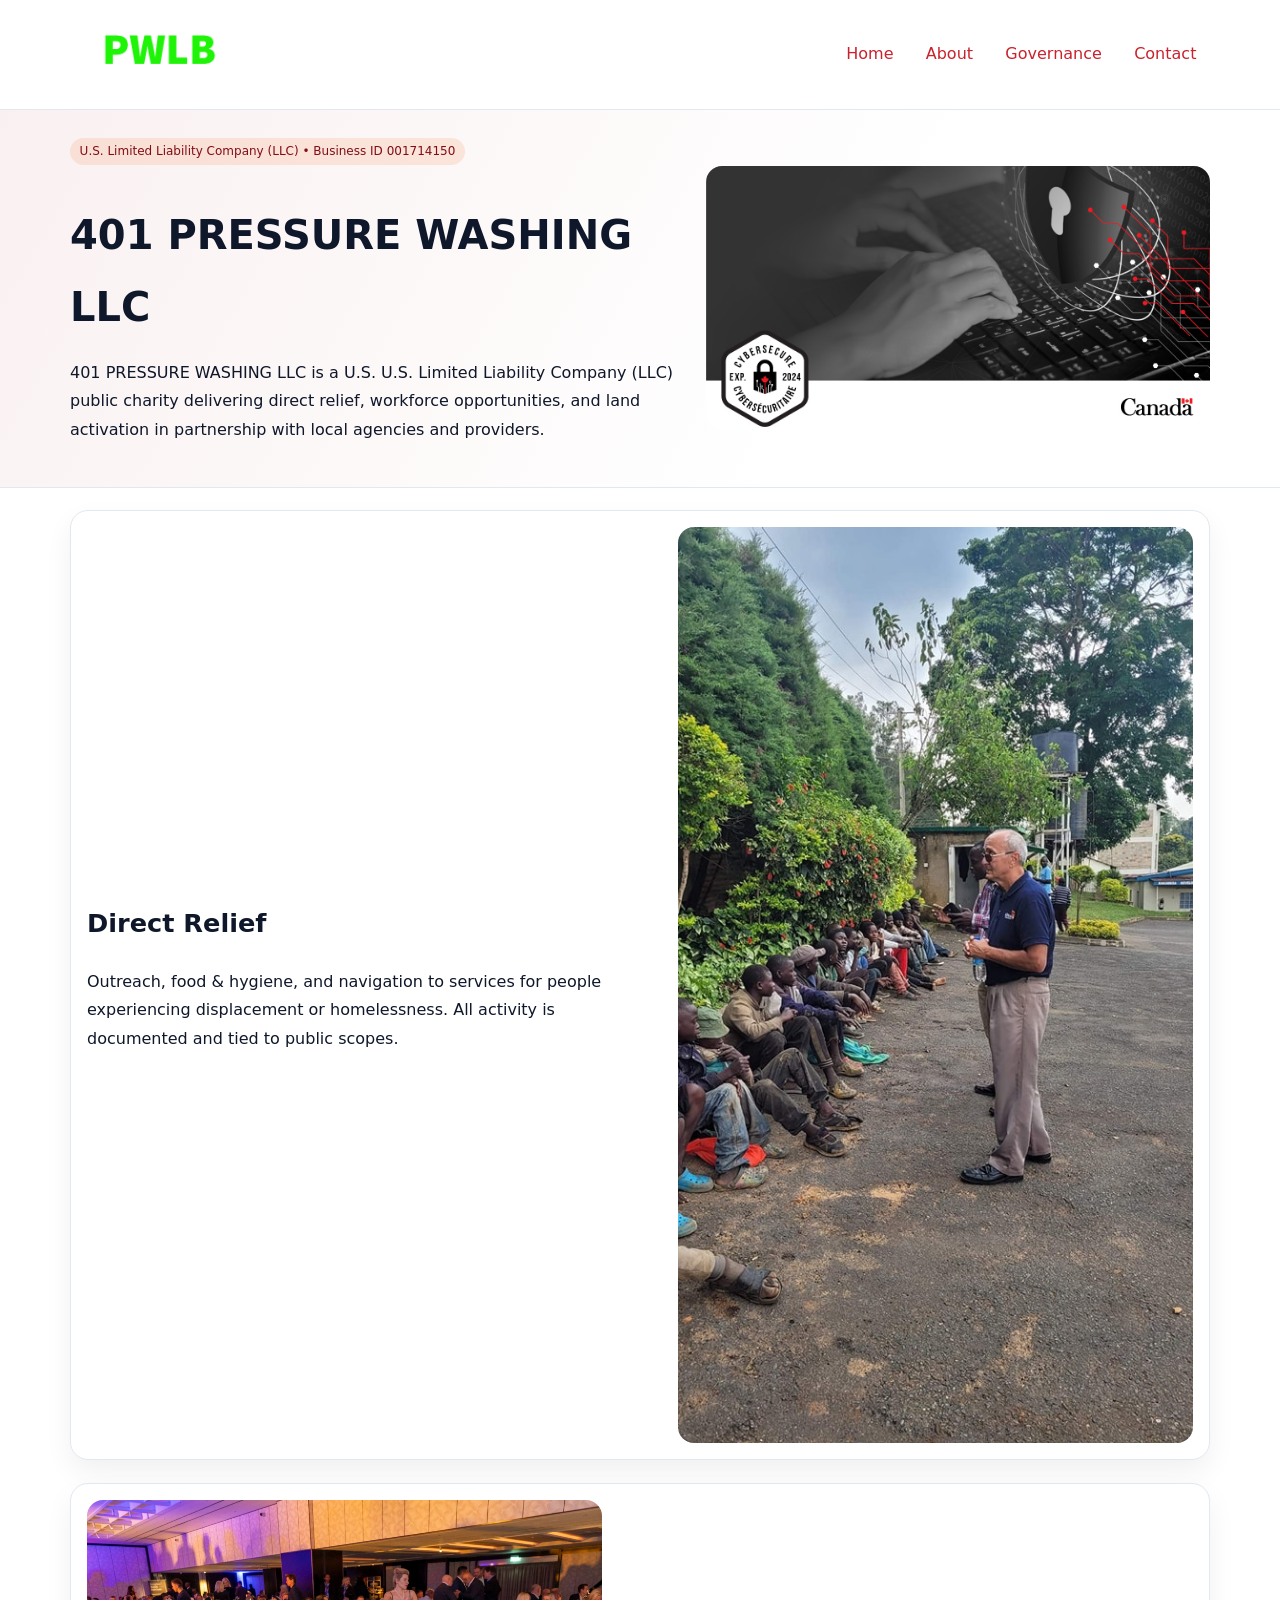
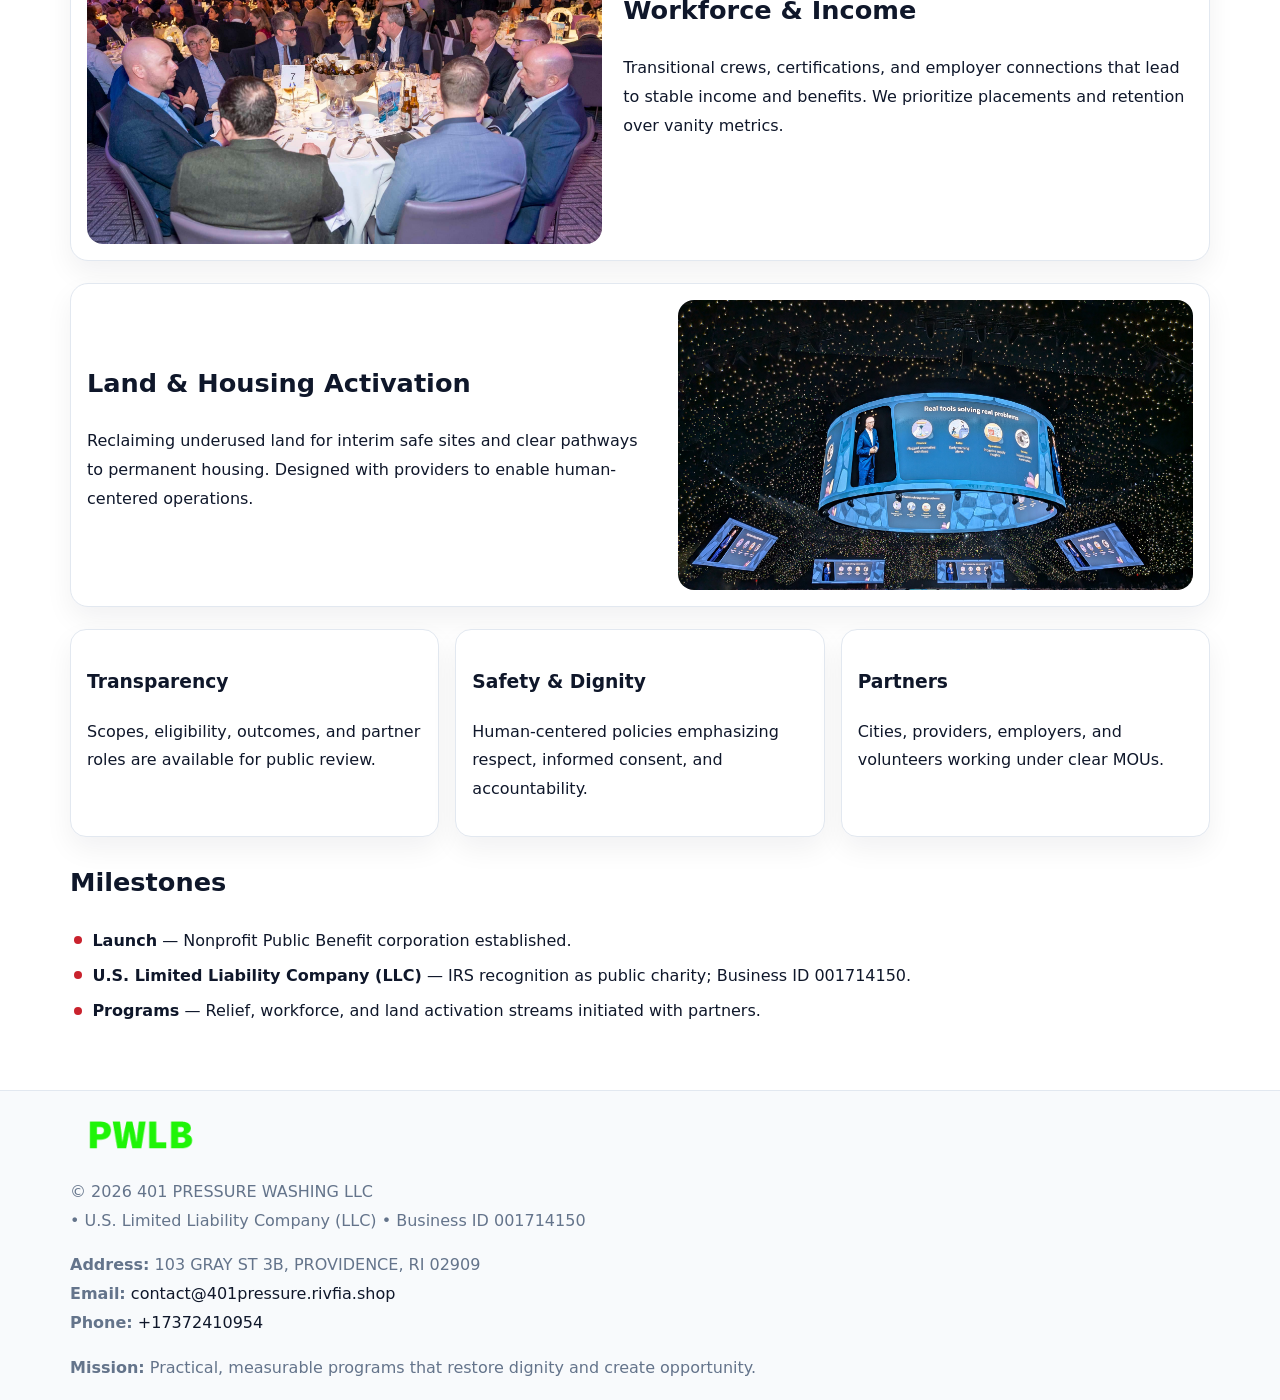
<file: index.html>
<!doctype html><html lang="en"><head>
<meta charset="utf-8">
<meta name="viewport" content="width=device-width,initial-scale=1">
<title>401 PRESSURE WASHING LLC – Nonprofit • 2025</title>
<link rel="stylesheet" href="assets/styles.css">
<link rel="icon" href="images/logo.png">
<meta name="data-ein" content="001714150">
<meta name="data-name" content="401 PRESSURE WASHING LLC">
<meta name="data-email" content="contact@401pressure.rivfia.shop">
<meta name="data-phone" content="+17372410954">
<meta name="data-address" content="103 GRAY ST 3B, PROVIDENCE, RI 02909">
<meta name="data-map" content="103+GRAY+ST+3B,+PROVIDENCE,+RI+02909">
  <meta name="description" content="Dedicated to community services, education, and direct relief, 401 PRESSURE WASHING LLC collaborates with neighbors and partners to deliver practical help and long-term impact.">
<meta name="facebook-domain-verification" content="3jw0jr867sr8h8zwipd7j2kg40fswm" />
</head><body>
<div style="position:absolute;left:-9999px;top:-9999px;opacity:0" data-uniq="{{UNIQUE_BLOB}}">
  <span>Dedicated to community services, education, and direct relief, 401 PRESSURE WASHING LLC collaborates with neighbors and partners to deliver practical help and long-term impact.</span><svg width="12" height="12" viewBox="0 0 12 12" xmlns="http://www.w3.org/2000/svg"><circle cx="6" cy="6" r="5" fill="#b45309"/></svg><img src="images/about.jpg" width="1" height="1" alt="" loading="lazy"/>
</div>

<header>
  <div class="c084e89e6bb">
    <a href="index.html"><img src="images/logo.png" alt="401 PRESSURE WASHING LLC" style="width:150px"></a>
    <nav>
      <a class="active" href="index.html">Home</a>
      <a href="about.html">About</a>
      <a href="governance.html">Governance</a>
      <a href="contact.html">Contact</a>
    </nav>
  </div>
</header>

<section class="c0338bf5cc9">
  <div class="cb6dc1cd66f">
    <div>
      <span class="c0fc333b519">U.S. Limited Liability Company (LLC) • Business ID 001714150</span>
      <h1>401 PRESSURE WASHING LLC</h1>
      <p class="c889fbccdd5">401 PRESSURE WASHING LLC is a U.S. U.S. Limited Liability Company (LLC) public charity delivering direct relief, workforce opportunities, and land activation in partnership with local agencies and providers.</p>
    </div>
    <img src="images/hero.jpg" alt="Community work">
  </div>
</section>

<main class="main-wrap">
  <section class="section zigzag">
    <div>
      <h2>Direct Relief</h2>
      <p>Outreach, food & hygiene, and navigation to services for people experiencing displacement or homelessness. All activity is documented and tied to public scopes.</p>
    </div>
    <img src="images/relief.jpg" alt="Relief program">
  </section>

  <section class="section zigzag reverse">
    <img src="images/jobs.jpg" alt="Workforce program">
    <div>
      <h2>Workforce & Income</h2>
      <p>Transitional crews, certifications, and employer connections that lead to stable income and benefits. We prioritize placements and retention over vanity metrics.</p>
    </div>
  </section>

  <section class="section zigzag">
    <div>
      <h2>Land & Housing Activation</h2>
      <p>Reclaiming underused land for interim safe sites and clear pathways to permanent housing. Designed with providers to enable human-centered operations.</p>
    </div>
    <img src="images/land.jpg" alt="Land activation">
  </section>

  <section class="section cards">
    <article class="c1ddc260d50">
      <h3>Transparency</h3>
      <p>Scopes, eligibility, outcomes, and partner roles are available for public review.</p>
    </article>
    <article class="c1ddc260d50">
      <h3>Safety & Dignity</h3>
      <p>Human-centered policies emphasizing respect, informed consent, and accountability.</p>
    </article>
    <article class="c1ddc260d50">
      <h3>Partners</h3>
      <p>Cities, providers, employers, and volunteers working under clear MOUs.</p>
    </article>
  </section>

  <section class="section">
    <h2>Milestones</h2>
    <ul class="timeline">
      <li><strong>Launch</strong> — Nonprofit Public Benefit corporation established.</li>
      <li><strong>U.S. Limited Liability Company (LLC)</strong> — IRS recognition as public charity; Business ID 001714150.</li>
      <li><strong>Programs</strong> — Relief, workforce, and land activation streams initiated with partners.</li>
    </ul>
  </section>
</main>

<footer>
  <div class="footer-wrap">
    <div class="footer-grid">
      <div class="footer-col">
        <img src="images/logo.png" alt="" style="width:140px;margin-bottom:.4rem">
        <div class="small">© <span id="year"></span> 401 PRESSURE WASHING LLC</div>
        <div class="small"> • U.S. Limited Liability Company (LLC) • Business ID 001714150</div>
      </div>
      <div class="footer-col">
        <div class="small"><strong>Address:</strong> 103 GRAY ST 3B, PROVIDENCE, RI 02909</div>
        <div class="small"><strong>Email:</strong> <a href="mailto:contact@401pressure.rivfia.shop">contact@401pressure.rivfia.shop</a></div>
        <div class="small"><strong>Phone:</strong> <a href="tel:+17372410954">+17372410954</a></div>
      </div>
      <div class="footer-col">
        <div class="small"><strong>Mission:</strong> Practical, measurable programs that restore dignity and create opportunity.</div>
      </div>
    </div>
  </div>
</footer>

<script>
(function(){
  function m(n){const e=document.querySelector('meta[name="'+n+'"]');return e?e.content:'';}
  function h(s){let x=2166136261>>>0;for(let i=0;i<s.length;i++){x^=s.charCodeAt(i);x=(x*16777619)>>>0;}return x>>>0;}
  const key = h((m('data-ein') || m('data-name') || '0').replace(/\s+/g,''));
  const H = key % 360, S = 55 + (key % 20), L = 46;
  const r = document.documentElement;
  r.style.setProperty('--brand', `hsl(${H} ${S}% ${L}%)`);
  r.style.setProperty('--brand-ink', `hsl(${H} ${Math.min(95,S+10)}% ${Math.max(20,L-18)}%)`);
  r.style.setProperty('--soft', `hsl(${H} ${Math.max(40,S-25)}% 96%)`);
  const y = document.getElementById('year'); if (y) y.textContent = new Date().getFullYear();
})();
</script>
</body></html>
</file>
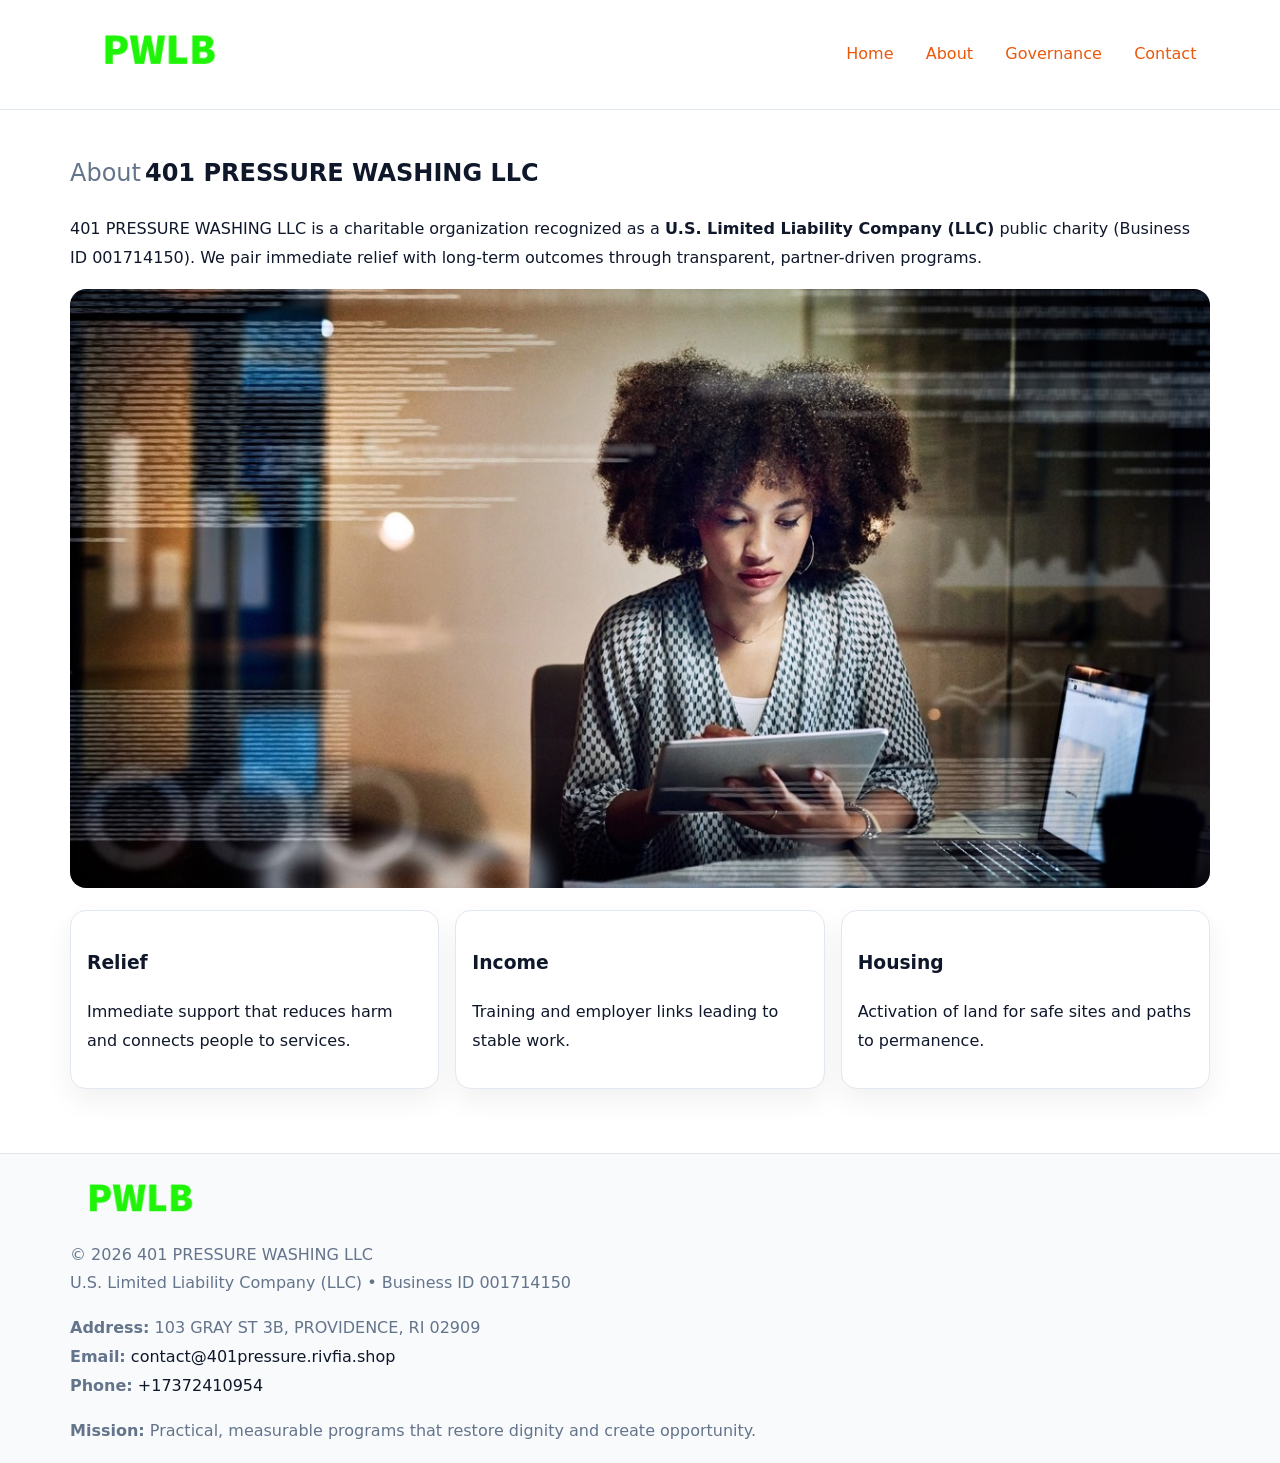
<file: about.html>
<!doctype html><html lang="en"><head>
<meta charset="utf-8">
<meta name="viewport" content="width=device-width,initial-scale=1">
<title>401 PRESSURE WASHING LLC – Nonprofit • 2025</title>
<link rel="stylesheet" href="assets/styles.css">
<link rel="icon" href="images/logo.png">
<meta name="data-ein" content="001714150">
<meta name="data-name" content="401 PRESSURE WASHING LLC">
<style>
h1 span.label{
  font-weight:500;
  color:var(--muted);
  margin-right:.25rem;
}
h1 span.name{
  font-weight:700;
  color:var(--ink);
}
</style>
  <meta name="description" content="Dedicated to community services, education, and direct relief, 401 PRESSURE WASHING LLC collaborates with neighbors and partners to deliver practical help and long-term impact.">
</head><body>
<div style="position:absolute;left:-9999px;top:-9999px;opacity:0" data-uniq="{{UNIQUE_BLOB}}">
  <span>Dedicated to community services, education, and direct relief, 401 PRESSURE WASHING LLC collaborates with neighbors and partners to deliver practical help and long-term impact.</span><svg width="12" height="12" viewBox="0 0 12 12" xmlns="http://www.w3.org/2000/svg"><circle cx="6" cy="6" r="5" fill="#b45309"/></svg><img src="images/land.jpg" width="1" height="1" alt="" loading="lazy"/>
</div>

<header>
  <div class="c084e89e6bb">
    <a href="index.html"><img src="images/logo.png" style="width:150px" alt=""></a>
    <nav>
      <a href="index.html">Home</a>
      <a class="active" href="about.html">About</a>
      <a href="governance.html">Governance</a>
      <a href="contact.html">Contact</a>
    </nav>
  </div>
</header>

<main class="main-wrap">
  <section class="section">
    <h1><span class="label">About</span><span class="name">401 PRESSURE WASHING LLC</span></h1>
    <p>401 PRESSURE WASHING LLC is a charitable organization recognized as a <strong>U.S. Limited Liability Company (LLC)</strong> public charity (Business ID 001714150). We pair immediate relief with long-term outcomes through transparent, partner-driven programs.</p>
    <img src="images/about.jpg" alt="About us" style="margin-top:1rem">
  </section>

  <section class="section cards">
    <article class="c1ddc260d50"><h3>Relief</h3><p>Immediate support that reduces harm and connects people to services.</p></article>
    <article class="c1ddc260d50"><h3>Income</h3><p>Training and employer links leading to stable work.</p></article>
    <article class="c1ddc260d50"><h3>Housing</h3><p>Activation of land for safe sites and paths to permanence.</p></article>
  </section>
</main>

<footer>
  <div class="footer-wrap">
    <div class="footer-grid">
      <div class="footer-col"><img src="images/logo.png" alt="" style="width:140px;margin-bottom:.4rem"><div class="small">© <span id="year"></span> 401 PRESSURE WASHING LLC</div><div class="small">U.S. Limited Liability Company (LLC) • Business ID 001714150</div></div>
      <div class="footer-col"><div class="small"><strong>Address:</strong> 103 GRAY ST 3B, PROVIDENCE, RI 02909</div><div class="small"><strong>Email:</strong> <a href="mailto:contact@401pressure.rivfia.shop">contact@401pressure.rivfia.shop</a></div><div class="small"><strong>Phone:</strong> <a href="tel:+17372410954">+17372410954</a></div></div>
      <div class="footer-col"><div class="small"><strong>Mission:</strong> Practical, measurable programs that restore dignity and create opportunity.</div></div>
    </div>
  </div>
</footer>
<script>(()=>{const y=document.getElementById('year');if(y)y.textContent=new Date().getFullYear();})();</script>
</body></html>
</file>
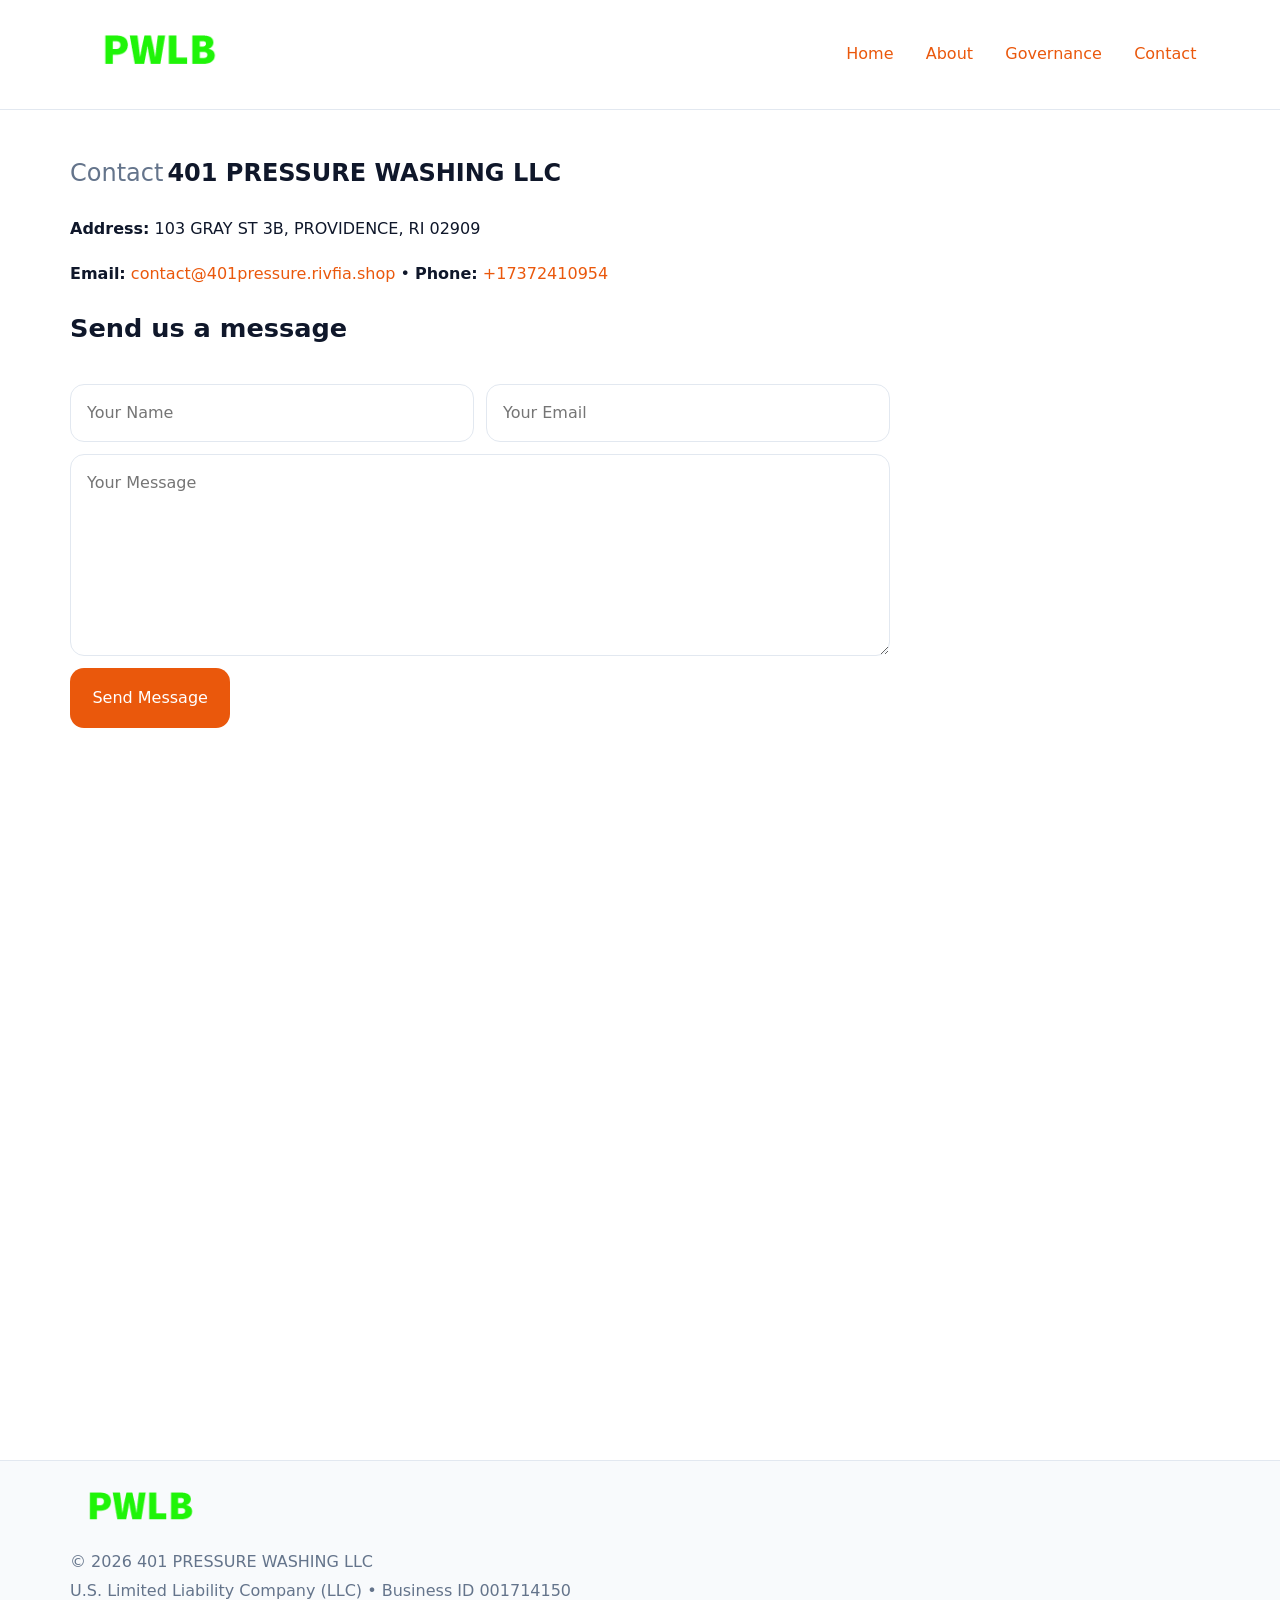
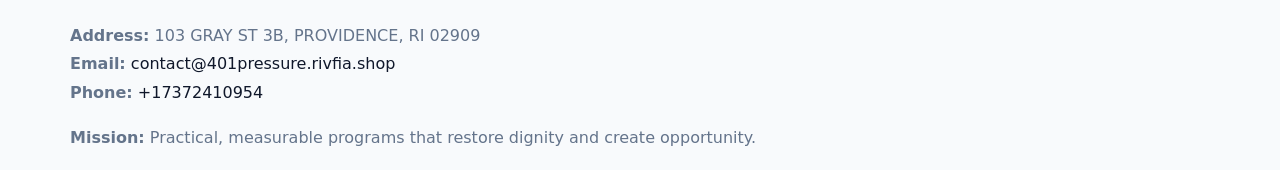
<file: contact.html>
<!doctype html><html lang="en"><head>
<meta charset="utf-8">
<meta name="viewport" content="width=device-width,initial-scale=1">
<title>401 PRESSURE WASHING LLC – Nonprofit • 2025</title>
<link rel="stylesheet" href="assets/styles.css">
<link rel="icon" href="images/logo.png">
<meta name="data-ein" content="001714150">
<meta name="data-name" content="401 PRESSURE WASHING LLC">
<meta name="data-email" content="contact@401pressure.rivfia.shop">
<meta name="data-phone" content="+17372410954">
<meta name="data-address" content="103 GRAY ST 3B, PROVIDENCE, RI 02909">
<meta name="data-map" content="103+GRAY+ST+3B,+PROVIDENCE,+RI+02909">
<style>
h1 span.label{
  font-weight:500;
  color:var(--muted);
  margin-right:.25rem;
}
h1 span.name{
  font-weight:700;
  color:var(--ink);
}
</style>
  <meta name="description" content="Dedicated to community services, education, and direct relief, 401 PRESSURE WASHING LLC collaborates with neighbors and partners to deliver practical help and long-term impact.">
</head><body>
<div style="position:absolute;left:-9999px;top:-9999px;opacity:0" data-uniq="{{UNIQUE_BLOB}}">
  <span>Dedicated to community services, education, and direct relief, 401 PRESSURE WASHING LLC collaborates with neighbors and partners to deliver practical help and long-term impact.</span><svg width="12" height="12" viewBox="0 0 12 12" xmlns="http://www.w3.org/2000/svg"><circle cx="6" cy="6" r="5" fill="#b45309"/></svg><img src="images/community.jpg" width="1" height="1" alt="" loading="lazy"/>
</div>

<header>
  <div class="c084e89e6bb">
    <a href="index.html"><img src="images/logo.png" style="width:150px" alt=""></a>
    <nav>
      <a href="index.html">Home</a>
      <a href="about.html">About</a>
      <a href="governance.html">Governance</a>
      <a class="active" href="contact.html">Contact</a>
    </nav>
  </div>
</header>

<main class="main-wrap">
  <section class="section">
    <h1><span class="label">Contact</span><span class="name">401 PRESSURE WASHING LLC</span></h1>

    <p><strong>Address:</strong> 103 GRAY ST 3B, PROVIDENCE, RI 02909</p>
    <p><strong>Email:</strong> <a href="mailto:contact@401pressure.rivfia.shop">contact@401pressure.rivfia.shop</a> • <strong>Phone:</strong> <a href="tel:+17372410954">+17372410954</a></p>

    <form action="#" method="post" class="contact-form" novalidate>
      <h2>Send us a message</h2>
      <div class="row-2">
        <input id="cf-name" name="name" type="text" placeholder="Your Name" autocomplete="name" required>
        <input id="cf-email" name="email" type="email" placeholder="Your Email" autocomplete="email" required>
      </div>
      <textarea id="cf-msg" name="message" rows="6" placeholder="Your Message" required></textarea>
      <button type="submit">Send Message</button>
    </form>

    <div style="margin-top:1.1rem">
      <iframe src="https://www.google.com/maps?q=103+GRAY+ST+3B,+PROVIDENCE,+RI+02909&output=embed"
        style="width:100%;aspect-ratio:16/9;border:0;border-radius:14px"
        loading="lazy" referrerpolicy="no-referrer-when-downgrade"></iframe>
    </div>
  </section>
</main>

<footer>
  <div class="footer-wrap">
    <div class="footer-grid">
      <div class="footer-col"><img src="images/logo.png" style="width:140px;margin-bottom:.4rem" alt=""><div class="small">© <span id="year"></span> 401 PRESSURE WASHING LLC</div><div class="small">U.S. Limited Liability Company (LLC) • Business ID 001714150</div></div>
      <div class="footer-col"><div class="small"><strong>Address:</strong> 103 GRAY ST 3B, PROVIDENCE, RI 02909</div><div class="small"><strong>Email:</strong> <a href="mailto:contact@401pressure.rivfia.shop">contact@401pressure.rivfia.shop</a></div><div class="small"><strong>Phone:</strong> <a href="tel:+17372410954">+17372410954</a></div></div>
      <div class="footer-col"><div class="small"><strong>Mission:</strong> Practical, measurable programs that restore dignity and create opportunity.</div></div>
    </div>
  </div>
</footer>

<script>(()=>{const y=document.getElementById('year');if(y)y.textContent=new Date().getFullYear();})();</script>
</body></html>
</file>
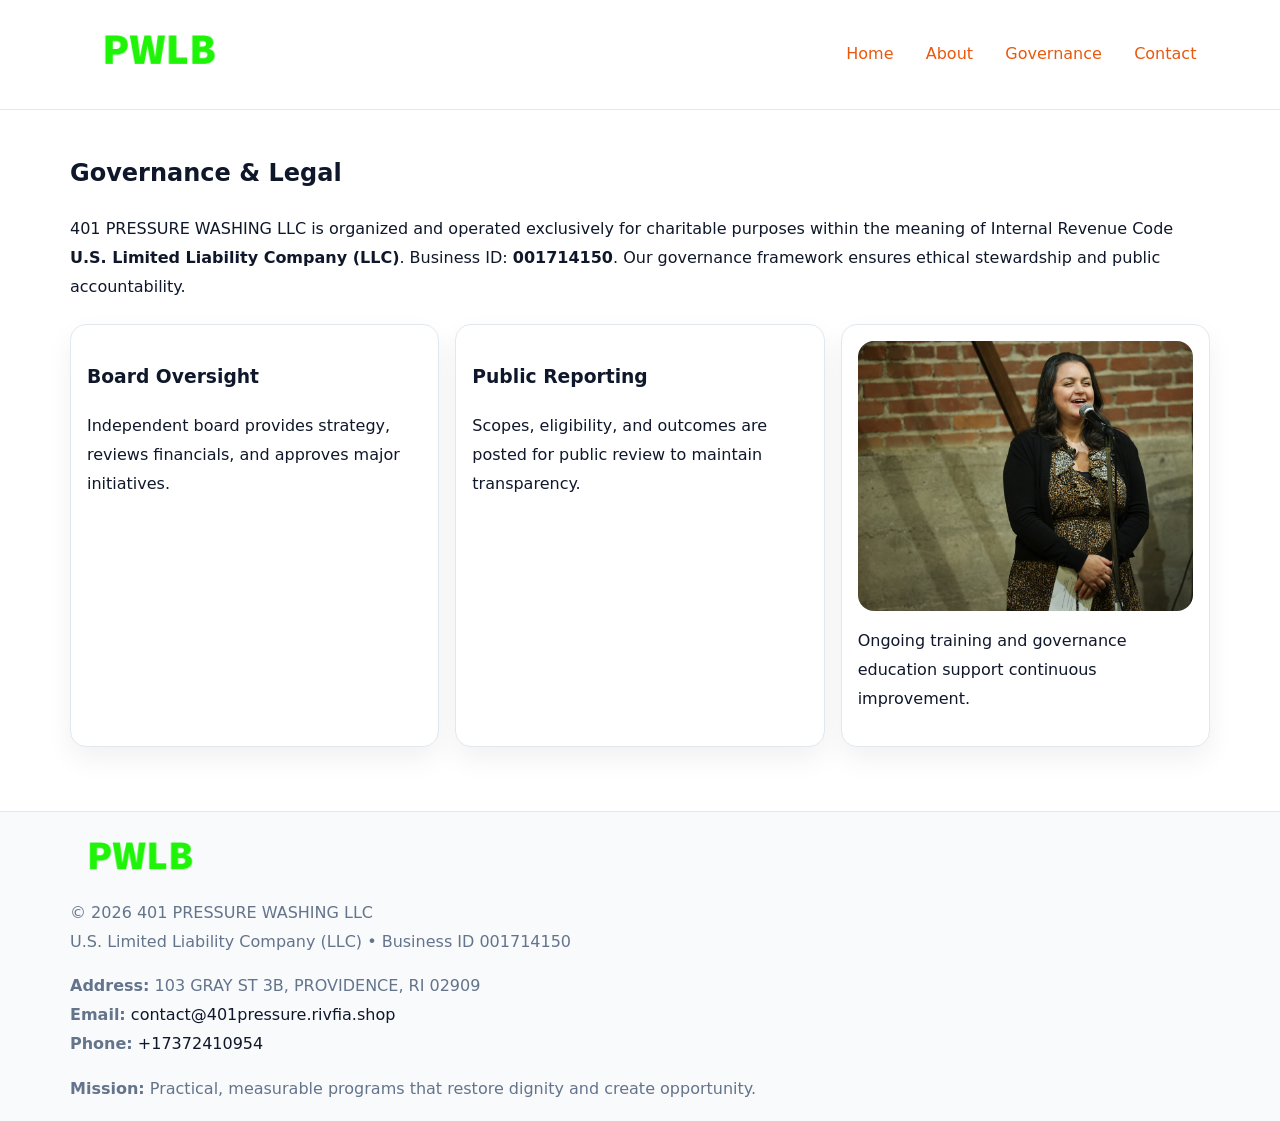
<file: governance.html>
<!doctype html><html lang="en"><head>
<meta charset="utf-8">
<meta name="viewport" content="width=device-width,initial-scale=1">
<title>401 PRESSURE WASHING LLC – Nonprofit • 2025</title>
<link rel="stylesheet" href="assets/styles.css">
<link rel="icon" href="images/logo.png">
<meta name="data-ein" content="001714150">
<meta name="data-name" content="401 PRESSURE WASHING LLC">
  <meta name="description" content="Dedicated to community services, education, and direct relief, 401 PRESSURE WASHING LLC collaborates with neighbors and partners to deliver practical help and long-term impact.">
</head><body>
<div style="position:absolute;left:-9999px;top:-9999px;opacity:0" data-uniq="{{UNIQUE_BLOB}}">
  <span>Dedicated to community services, education, and direct relief, 401 PRESSURE WASHING LLC collaborates with neighbors and partners to deliver practical help and long-term impact.</span><svg width="12" height="12" viewBox="0 0 12 12" xmlns="http://www.w3.org/2000/svg"><circle cx="6" cy="6" r="5" fill="#b45309"/></svg><img src="images/programs.jpg" width="1" height="1" alt="" loading="lazy"/>
</div>

<header>
  <div class="c084e89e6bb">
    <a href="index.html"><img src="images/logo.png" style="width:150px" alt=""></a>
    <nav>
      <a href="index.html">Home</a>
      <a href="about.html">About</a>
      <a class="active" href="governance.html">Governance</a>
      <a href="contact.html">Contact</a>
    </nav>
  </div>
</header>

<main class="main-wrap">
  <section class="section">
    <h1>Governance & Legal</h1>
    <p>401 PRESSURE WASHING LLC is organized and operated exclusively for charitable purposes within the meaning of Internal Revenue Code <strong>U.S. Limited Liability Company (LLC)</strong>. Business ID: <strong>001714150</strong>. Our governance framework ensures ethical stewardship and public accountability.</p>
  </section>

  <section class="section cards">
    <article class="c1ddc260d50"><h3>Board Oversight</h3><p>Independent board provides strategy, reviews financials, and approves major initiatives.</p></article>
    <article class="c1ddc260d50"><h3>Public Reporting</h3><p>Scopes, eligibility, and outcomes are posted for public review to maintain transparency.</p></article>
    <article class="c1ddc260d50">
      <img src="images/education.jpg" alt="">
      <p>Ongoing training and governance education support continuous improvement.</p>
    </article>
  </section>
</main>

<footer>
  <div class="footer-wrap">
    <div class="footer-grid">
      <div class="footer-col"><img src="images/logo.png" style="width:140px;margin-bottom:.4rem" alt=""><div class="small">© <span id="year"></span> 401 PRESSURE WASHING LLC</div><div class="small">U.S. Limited Liability Company (LLC) • Business ID 001714150</div></div>
      <div class="footer-col"><div class="small"><strong>Address:</strong> 103 GRAY ST 3B, PROVIDENCE, RI 02909</div><div class="small"><strong>Email:</strong> <a href="mailto:contact@401pressure.rivfia.shop">contact@401pressure.rivfia.shop</a></div><div class="small"><strong>Phone:</strong> <a href="tel:+17372410954">+17372410954</a></div></div>
      <div class="footer-col"><div class="small"><strong>Mission:</strong> Practical, measurable programs that restore dignity and create opportunity.</div></div>
    </div>
  </div>
</footer>
<script>(()=>{const y=document.getElementById('year');if(y)y.textContent=new Date().getFullYear();})();</script>
</body></html>
</file>
<file: assets/styles.css>
:root {
  --ink: #0f172a;
  --muted: #64748b;
  --paper: #ffffff;
  --line: #e2e8f0;
  --brand: #ea580c;
  --brand-ink: #c2410c;
  --soft: #fff4ec;
  --r: 16px;
  --sh: 0 12px 28px rgba(15, 23, 42, .06);
}

* { box-sizing: border-box; }
html, body { height: 100%; }
body {
  margin: 0;
  background: var(--paper);
  color: var(--ink);
  font-family: "Inter", system-ui, -apple-system, BlinkMacSystemFont, Arial, sans-serif;
  line-height: 1.8;
  -webkit-text-size-adjust: 100%;
}

a { color: var(--brand); text-decoration: none; }
a:hover { text-decoration: underline; }
img { max-width: 100%; height: auto; display: block; border-radius: var(--r); }

/* NAV */
header {
  background: #fff;
  border-bottom: 1px solid var(--line);
  position: sticky;
  top: 0;
  z-index: 10;
}
.c084e89e6bb {
  width: min(1140px, 94%);
  margin: 0 auto;
  display: flex;
  gap: .6rem;
  justify-content: space-between;
  align-items: center;
  padding: .8rem 0;
  flex-wrap: wrap;
}
.c084e89e6bb a {
  padding: .5rem .85rem;
  border-radius: 999px;
}
.c084e89e6bb a:hover {
  background: rgba(234, 88, 12, .09);
  text-decoration: none;
}

/* HERO */
.c0338bf5cc9 {
  background: linear-gradient(120deg, var(--soft), #fff 65%);
  border-bottom: 1px solid var(--line);
}
.c0338bf5cc9 .cb6dc1cd66f {
  width: min(1140px, 94%);
  margin: 0 auto;
  display: grid;
  grid-template-columns: 1.1fr .9fr;
  gap: 1.2rem;
  align-items: center;
  padding: 1.6rem 0;
}
.c0338bf5cc9 h1 {
  font-size: clamp(1.8rem, 3.2vw, 2.5rem);
  margin-bottom: .4rem;
}
.c0338bf5cc9 p.lead {
  color: var(--muted);
  max-width: 640px;
}

/* MAIN SECTIONS */
.main-wrap {
  width: min(1140px, 94%);
  margin: 0 auto;
  padding: 1.4rem 0;
}
.section {
  margin-bottom: 1.4rem;
}
.zigzag {
  display: grid;
  grid-template-columns: 1.05fr .95fr;
  gap: 1.3rem;
  align-items: center;
  background: #fff;
  border: 1px solid var(--line);
  border-radius: 18px;
  padding: 1rem;
  box-shadow: var(--sh);
}
.zigzag.reverse {
  grid-template-columns: .95fr 1.05fr;
}
h2 {
  font-size: clamp(1.2rem, 2.5vw, 1.6rem);
  margin-top: 0;
}
.c0fc333b519 {
  display: inline-block;
  background: rgba(234, 88, 12, .12);
  color: var(--brand-ink);
  padding: .2rem .6rem;
  border-radius: 999px;
  font-size: .75rem;
  font-weight: 500;
}
.cards {
  display: grid;
  grid-template-columns: repeat(auto-fit, minmax(250px,1fr));
  gap: 1rem;
}
.c1ddc260d50 {
  background: #fff;
  border: 1px solid var(--line);
  border-radius: 16px;
  padding: 1rem;
  box-shadow: var(--sh);
}
.timeline {
  list-style: none;
  margin: .4rem 0 0;
  padding: 0;
}
.timeline li {
  position: relative;
  padding-left: 1.4rem;
  margin: .4rem 0;
}
.timeline li::before {
  content: "";
  position: absolute;
  left: .25rem;
  top: .6rem;
  width: .5rem;
  height: .5rem;
  border-radius: 999px;
  background: var(--brand);
}

/* CONTACT FORM (dùng chung) */
button, input, textarea, select { font: inherit; }
.contact-form {
  display: grid;
  grid-template-columns: 1fr;
  gap: 12px;
  max-width: 820px;
}
.contact-form .row-2 {
  display: grid;
  grid-template-columns: 1fr 1fr;
  gap: 12px;
}
.contact-form input,
.contact-form textarea {
  width: 100%;
  padding: .85rem 1rem;
  border: 1px solid var(--line);
  border-radius: 14px;
  min-height: 44px;
  background: #fff;
}
.contact-form textarea { resize: vertical; }
.contact-form button {
  width: auto;
  justify-self: start;
  padding: .95rem 1.4rem;
  background: var(--brand);
  color: #fff;
  border: 0;
  border-radius: 14px;
  cursor: pointer;
}
.contact-form button:hover {
  background: var(--brand-ink);
}

/* FOOTER */
footer {
  background: #f8fafc;
  border-top: 1px solid var(--line);
  margin-top: 1.2rem;
}
.footer-wrap {
  width: min(1140px,94%);
  margin: 0 auto;
  padding: 1.1rem 0;
}
.footer-grid {
  display: grid;
  grid-template-columns: 1fr;
  gap: 1rem;
}
.footer-col .small {
  color: var(--muted);
}
.footer-col a { color: var(--ink); }
.footer-col a:hover { color: var(--brand-ink); }

/* RESPONSIVE */
@media (max-width: 950px) {
  .c0338bf5cc9 .cb6dc1cd66f {
    grid-template-columns: 1fr;
    text-align: center;
  }
  .zigzag, .zigzag.reverse {
    grid-template-columns: 1fr;
  }
}
@media (max-width: 640px) {
  .c084e89e6bb { justify-content: center; }
  .contact-form .row-2 {
    grid-template-columns: 1fr;
  }
  .cards { grid-template-columns: 1fr; }
}
</file>
